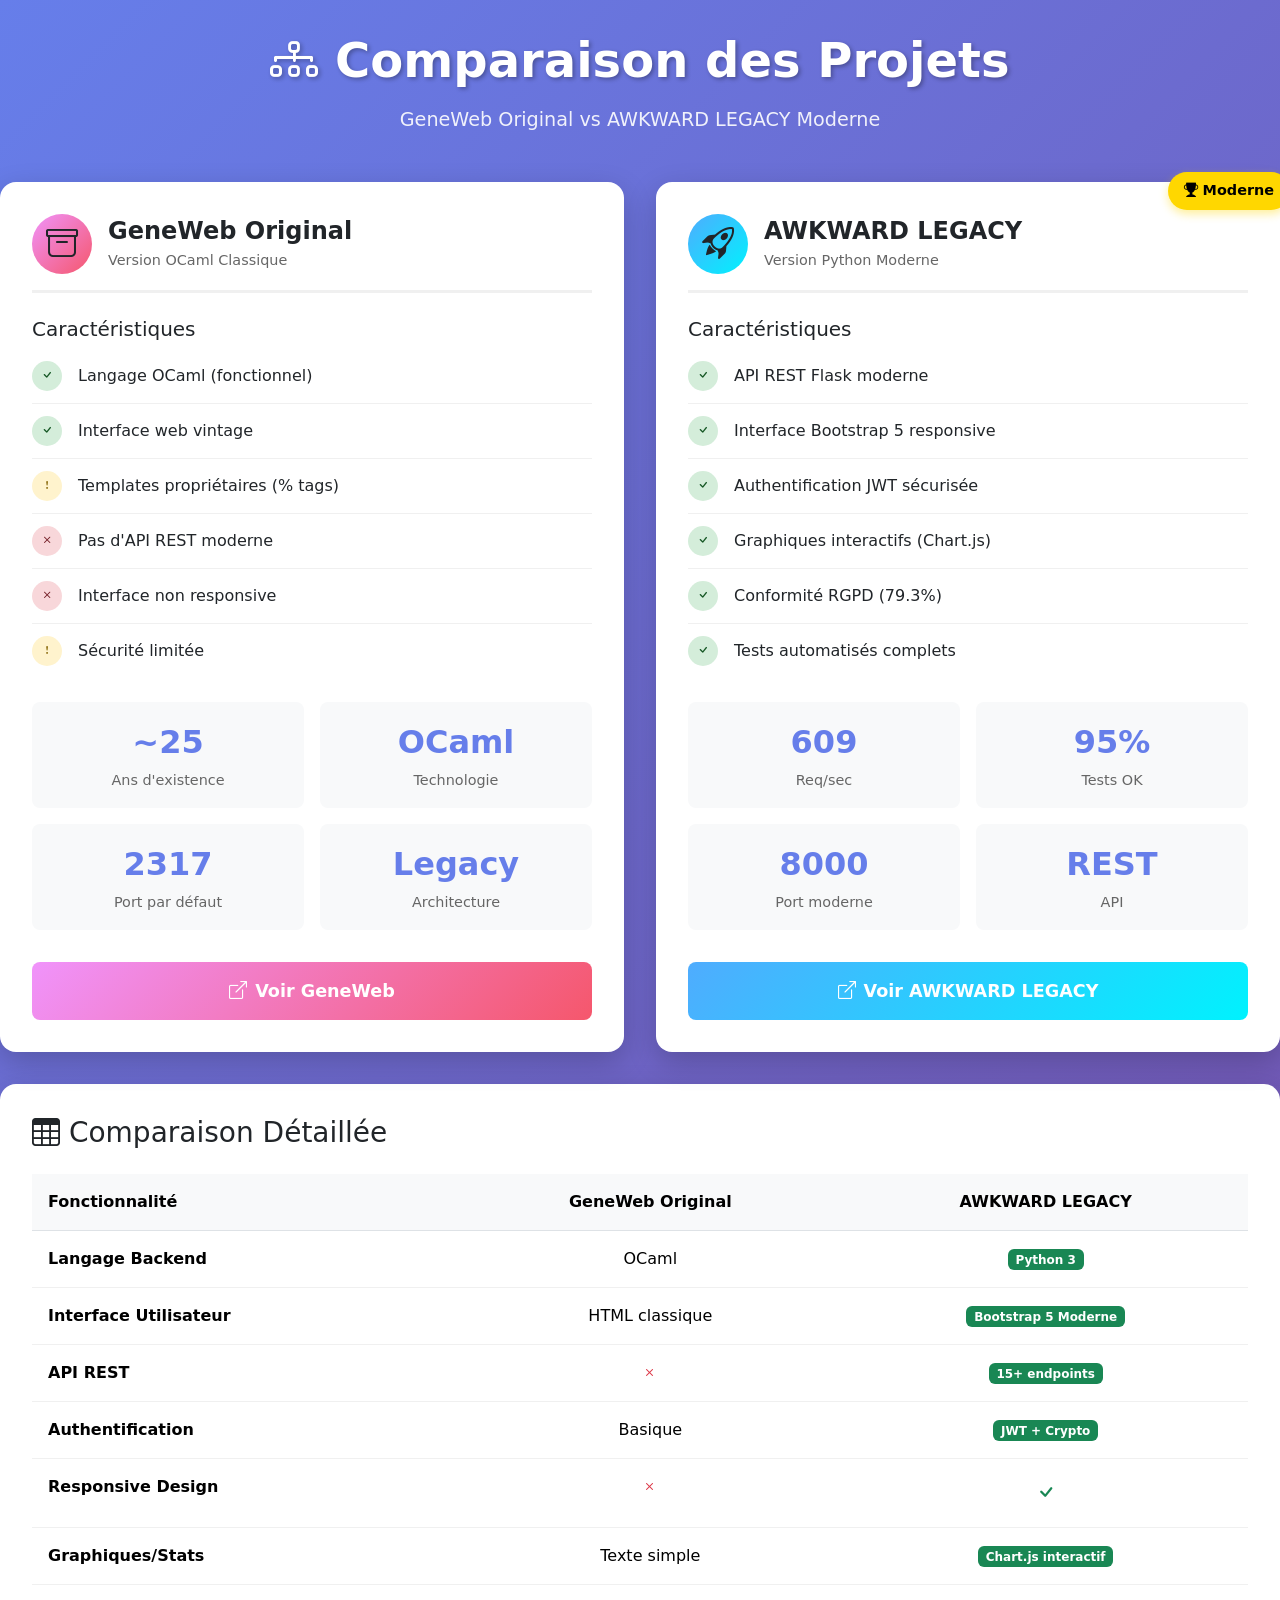
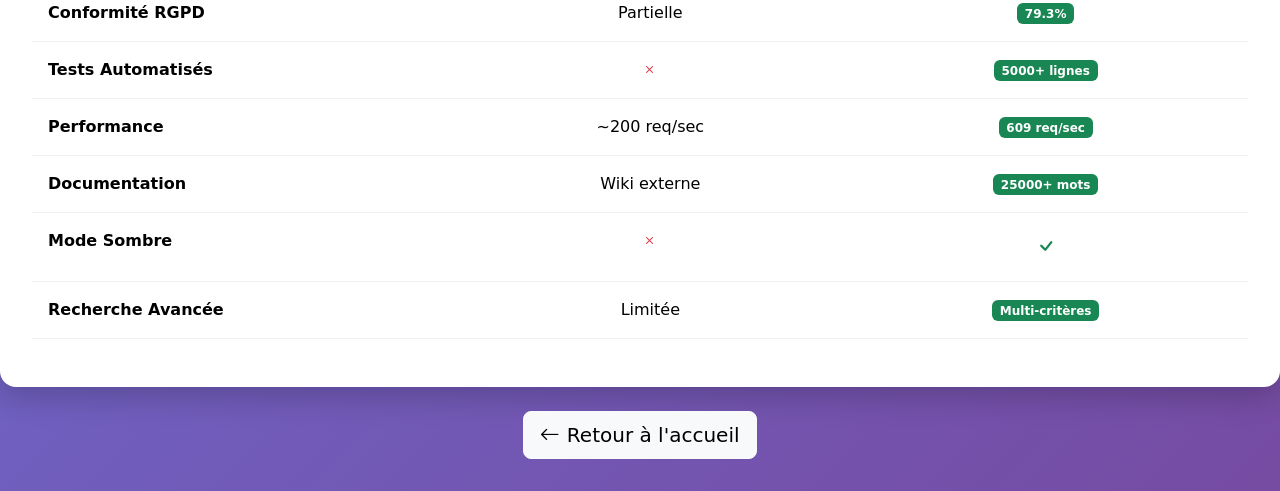
<file: LegacyProject/modernProject/frontend/comparison.html>
<!DOCTYPE html>
<html lang="fr">
<head>
    <meta charset="UTF-8">
    <meta name="viewport" content="width=device-width, initial-scale=1.0">
    <title>Comparaison - GeneWeb vs AWKWARD LEGACY</title>
    <link href="https://cdn.jsdelivr.net/npm/bootstrap@5.3.0/dist/css/bootstrap.min.css" rel="stylesheet">
    <link rel="stylesheet" href="https://cdn.jsdelivr.net/npm/bootstrap-icons@1.11.0/font/bootstrap-icons.css">
    <style>
        body {
            background: linear-gradient(135deg, #667eea 0%, #764ba2 100%);
            min-height: 100vh;
            padding: 2rem 0;
        }

        .comparison-container {
            max-width: 1400px;
            margin: 0 auto;
        }

        .header {
            text-align: center;
            color: white;
            margin-bottom: 3rem;
        }

        .header h1 {
            font-size: 3rem;
            font-weight: bold;
            margin-bottom: 1rem;
            text-shadow: 2px 2px 4px rgba(0,0,0,0.3);
        }

        .header p {
            font-size: 1.2rem;
            opacity: 0.9;
        }

        .comparison-row {
            display: grid;
            grid-template-columns: 1fr 1fr;
            gap: 2rem;
            margin-bottom: 2rem;
        }

        .project-card {
            background: white;
            border-radius: 1rem;
            padding: 2rem;
            box-shadow: 0 10px 30px rgba(0,0,0,0.2);
            transition: transform 0.3s ease;
        }

        .project-card:hover {
            transform: translateY(-5px);
        }

        .project-header {
            display: flex;
            align-items: center;
            margin-bottom: 1.5rem;
            padding-bottom: 1rem;
            border-bottom: 3px solid #f0f0f0;
        }

        .project-icon {
            width: 60px;
            height: 60px;
            border-radius: 50%;
            display: flex;
            align-items: center;
            justify-content: center;
            font-size: 2rem;
            margin-right: 1rem;
        }

        .legacy-icon {
            background: linear-gradient(135deg, #f093fb 0%, #f5576c 100%);
        }

        .modern-icon {
            background: linear-gradient(135deg, #4facfe 0%, #00f2fe 100%);
        }

        .project-title {
            flex: 1;
        }

        .project-title h2 {
            margin: 0;
            font-size: 1.5rem;
            font-weight: bold;
        }

        .project-title .subtitle {
            color: #666;
            font-size: 0.9rem;
            margin-top: 0.25rem;
        }

        .feature-list {
            list-style: none;
            padding: 0;
            margin: 0;
        }

        .feature-list li {
            padding: 0.75rem 0;
            border-bottom: 1px solid #f0f0f0;
            display: flex;
            align-items: center;
        }

        .feature-list li:last-child {
            border-bottom: none;
        }

        .feature-icon {
            width: 30px;
            height: 30px;
            border-radius: 50%;
            display: flex;
            align-items: center;
            justify-content: center;
            margin-right: 1rem;
            font-size: 0.9rem;
        }

        .feature-icon.check {
            background: #d4edda;
            color: #155724;
        }

        .feature-icon.cross {
            background: #f8d7da;
            color: #721c24;
        }

        .feature-icon.warning {
            background: #fff3cd;
            color: #856404;
        }

        .stats-grid {
            display: grid;
            grid-template-columns: repeat(2, 1fr);
            gap: 1rem;
            margin-top: 1.5rem;
        }

        .stat-card {
            background: #f8f9fa;
            padding: 1rem;
            border-radius: 0.5rem;
            text-align: center;
        }

        .stat-value {
            font-size: 2rem;
            font-weight: bold;
            color: #667eea;
        }

        .stat-label {
            font-size: 0.9rem;
            color: #666;
            margin-top: 0.25rem;
        }

        .action-buttons {
            display: flex;
            gap: 1rem;
            margin-top: 2rem;
        }

        .btn-launch {
            flex: 1;
            padding: 1rem;
            border: none;
            border-radius: 0.5rem;
            font-weight: bold;
            font-size: 1.1rem;
            transition: all 0.3s ease;
            text-decoration: none;
            display: flex;
            align-items: center;
            justify-content: center;
        }

        .btn-legacy {
            background: linear-gradient(135deg, #f093fb 0%, #f5576c 100%);
            color: white;
        }

        .btn-legacy:hover {
            transform: scale(1.05);
            box-shadow: 0 5px 15px rgba(245, 87, 108, 0.4);
        }

        .btn-modern {
            background: linear-gradient(135deg, #4facfe 0%, #00f2fe 100%);
            color: white;
        }

        .btn-modern:hover {
            transform: scale(1.05);
            box-shadow: 0 5px 15px rgba(79, 172, 254, 0.4);
        }

        .winner-badge {
            position: absolute;
            top: -10px;
            right: -10px;
            background: #ffd700;
            color: #000;
            padding: 0.5rem 1rem;
            border-radius: 2rem;
            font-weight: bold;
            font-size: 0.9rem;
            box-shadow: 0 4px 10px rgba(255, 215, 0, 0.4);
            animation: pulse 2s infinite;
        }

        @keyframes pulse {
            0%, 100% {
                transform: scale(1);
            }
            50% {
                transform: scale(1.1);
            }
        }

        .comparison-table {
            background: white;
            border-radius: 1rem;
            padding: 2rem;
            box-shadow: 0 10px 30px rgba(0,0,0,0.2);
            margin-top: 2rem;
        }

        .comparison-table table {
            width: 100%;
        }

        .comparison-table th {
            background: #f8f9fa;
            padding: 1rem;
            font-weight: bold;
        }

        .comparison-table td {
            padding: 1rem;
            border-bottom: 1px solid #f0f0f0;
        }

        @media (max-width: 768px) {
            .comparison-row {
                grid-template-columns: 1fr;
            }

            .header h1 {
                font-size: 2rem;
            }
        }
    </style>
</head>
<body>
    <div class="comparison-container">
        <!-- Header -->
        <div class="header">
            <h1><i class="bi bi-diagram-3"></i> Comparaison des Projets</h1>
            <p>GeneWeb Original vs AWKWARD LEGACY Moderne</p>
        </div>

        <!-- Cards de comparaison -->
        <div class="comparison-row">
            <!-- GeneWeb Original -->
            <div class="project-card" style="position: relative;">
                <div class="project-header">
                    <div class="project-icon legacy-icon">
                        <i class="bi bi-archive"></i>
                    </div>
                    <div class="project-title">
                        <h2>GeneWeb Original</h2>
                        <div class="subtitle">Version OCaml Classique</div>
                    </div>
                </div>

                <h5>Caractéristiques</h5>
                <ul class="feature-list">
                    <li>
                        <div class="feature-icon check"><i class="bi bi-check"></i></div>
                        <span>Langage OCaml (fonctionnel)</span>
                    </li>
                    <li>
                        <div class="feature-icon check"><i class="bi bi-check"></i></div>
                        <span>Interface web vintage</span>
                    </li>
                    <li>
                        <div class="feature-icon warning"><i class="bi bi-exclamation"></i></div>
                        <span>Templates propriétaires (% tags)</span>
                    </li>
                    <li>
                        <div class="feature-icon cross"><i class="bi bi-x"></i></div>
                        <span>Pas d'API REST moderne</span>
                    </li>
                    <li>
                        <div class="feature-icon cross"><i class="bi bi-x"></i></div>
                        <span>Interface non responsive</span>
                    </li>
                    <li>
                        <div class="feature-icon warning"><i class="bi bi-exclamation"></i></div>
                        <span>Sécurité limitée</span>
                    </li>
                </ul>

                <div class="stats-grid">
                    <div class="stat-card">
                        <div class="stat-value">~25</div>
                        <div class="stat-label">Ans d'existence</div>
                    </div>
                    <div class="stat-card">
                        <div class="stat-value">OCaml</div>
                        <div class="stat-label">Technologie</div>
                    </div>
                    <div class="stat-card">
                        <div class="stat-value">2317</div>
                        <div class="stat-label">Port par défaut</div>
                    </div>
                    <div class="stat-card">
                        <div class="stat-value">Legacy</div>
                        <div class="stat-label">Architecture</div>
                    </div>
                </div>

                <div class="action-buttons">
                    <a href="http://localhost:2317" target="_blank" class="btn-launch btn-legacy">
                        <i class="bi bi-box-arrow-up-right me-2"></i>
                        Voir GeneWeb
                    </a>
                </div>
            </div>

            <!-- AWKWARD LEGACY Moderne -->
            <div class="project-card" style="position: relative;">
                <div class="winner-badge">
                    <i class="bi bi-trophy-fill"></i> Moderne
                </div>

                <div class="project-header">
                    <div class="project-icon modern-icon">
                        <i class="bi bi-rocket-takeoff"></i>
                    </div>
                    <div class="project-title">
                        <h2>AWKWARD LEGACY</h2>
                        <div class="subtitle">Version Python Moderne</div>
                    </div>
                </div>

                <h5>Caractéristiques</h5>
                <ul class="feature-list">
                    <li>
                        <div class="feature-icon check"><i class="bi bi-check"></i></div>
                        <span>API REST Flask moderne</span>
                    </li>
                    <li>
                        <div class="feature-icon check"><i class="bi bi-check"></i></div>
                        <span>Interface Bootstrap 5 responsive</span>
                    </li>
                    <li>
                        <div class="feature-icon check"><i class="bi bi-check"></i></div>
                        <span>Authentification JWT sécurisée</span>
                    </li>
                    <li>
                        <div class="feature-icon check"><i class="bi bi-check"></i></div>
                        <span>Graphiques interactifs (Chart.js)</span>
                    </li>
                    <li>
                        <div class="feature-icon check"><i class="bi bi-check"></i></div>
                        <span>Conformité RGPD (79.3%)</span>
                    </li>
                    <li>
                        <div class="feature-icon check"><i class="bi bi-check"></i></div>
                        <span>Tests automatisés complets</span>
                    </li>
                </ul>

                <div class="stats-grid">
                    <div class="stat-card">
                        <div class="stat-value">609</div>
                        <div class="stat-label">Req/sec</div>
                    </div>
                    <div class="stat-card">
                        <div class="stat-value">95%</div>
                        <div class="stat-label">Tests OK</div>
                    </div>
                    <div class="stat-card">
                        <div class="stat-value">8000</div>
                        <div class="stat-label">Port moderne</div>
                    </div>
                    <div class="stat-card">
                        <div class="stat-value">REST</div>
                        <div class="stat-label">API</div>
                    </div>
                </div>

                <div class="action-buttons">
                    <a href="http://localhost:3000" target="_blank" class="btn-launch btn-modern">
                        <i class="bi bi-box-arrow-up-right me-2"></i>
                        Voir AWKWARD LEGACY
                    </a>
                </div>
            </div>
        </div>

        <!-- Tableau de comparaison détaillé -->
        <div class="comparison-table">
            <h3 class="mb-4"><i class="bi bi-table"></i> Comparaison Détaillée</h3>
            <table class="table">
                <thead>
                    <tr>
                        <th>Fonctionnalité</th>
                        <th class="text-center">GeneWeb Original</th>
                        <th class="text-center">AWKWARD LEGACY</th>
                    </tr>
                </thead>
                <tbody>
                    <tr>
                        <td><strong>Langage Backend</strong></td>
                        <td class="text-center">OCaml</td>
                        <td class="text-center"><span class="badge bg-success">Python 3</span></td>
                    </tr>
                    <tr>
                        <td><strong>Interface Utilisateur</strong></td>
                        <td class="text-center">HTML classique</td>
                        <td class="text-center"><span class="badge bg-success">Bootstrap 5 Moderne</span></td>
                    </tr>
                    <tr>
                        <td><strong>API REST</strong></td>
                        <td class="text-center"><i class="bi bi-x text-danger"></i></td>
                        <td class="text-center"><span class="badge bg-success">15+ endpoints</span></td>
                    </tr>
                    <tr>
                        <td><strong>Authentification</strong></td>
                        <td class="text-center">Basique</td>
                        <td class="text-center"><span class="badge bg-success">JWT + Crypto</span></td>
                    </tr>
                    <tr>
                        <td><strong>Responsive Design</strong></td>
                        <td class="text-center"><i class="bi bi-x text-danger"></i></td>
                        <td class="text-center"><i class="bi bi-check text-success fs-4"></i></td>
                    </tr>
                    <tr>
                        <td><strong>Graphiques/Stats</strong></td>
                        <td class="text-center">Texte simple</td>
                        <td class="text-center"><span class="badge bg-success">Chart.js interactif</span></td>
                    </tr>
                    <tr>
                        <td><strong>Conformité RGPD</strong></td>
                        <td class="text-center">Partielle</td>
                        <td class="text-center"><span class="badge bg-success">79.3%</span></td>
                    </tr>
                    <tr>
                        <td><strong>Tests Automatisés</strong></td>
                        <td class="text-center"><i class="bi bi-x text-danger"></i></td>
                        <td class="text-center"><span class="badge bg-success">5000+ lignes</span></td>
                    </tr>
                    <tr>
                        <td><strong>Performance</strong></td>
                        <td class="text-center">~200 req/sec</td>
                        <td class="text-center"><span class="badge bg-success">609 req/sec</span></td>
                    </tr>
                    <tr>
                        <td><strong>Documentation</strong></td>
                        <td class="text-center">Wiki externe</td>
                        <td class="text-center"><span class="badge bg-success">25000+ mots</span></td>
                    </tr>
                    <tr>
                        <td><strong>Mode Sombre</strong></td>
                        <td class="text-center"><i class="bi bi-x text-danger"></i></td>
                        <td class="text-center"><i class="bi bi-check text-success fs-4"></i></td>
                    </tr>
                    <tr>
                        <td><strong>Recherche Avancée</strong></td>
                        <td class="text-center">Limitée</td>
                        <td class="text-center"><span class="badge bg-success">Multi-critères</span></td>
                    </tr>
                </tbody>
            </table>
        </div>

        <!-- Boutons d'action globaux -->
        <div class="text-center mt-4">
            <a href="index.html" class="btn btn-light btn-lg">
                <i class="bi bi-arrow-left"></i> Retour à l'accueil
            </a>
        </div>
    </div>

    <script src="https://cdn.jsdelivr.net/npm/bootstrap@5.3.0/dist/js/bootstrap.bundle.min.js"></script>
</body>
</html>
</file>
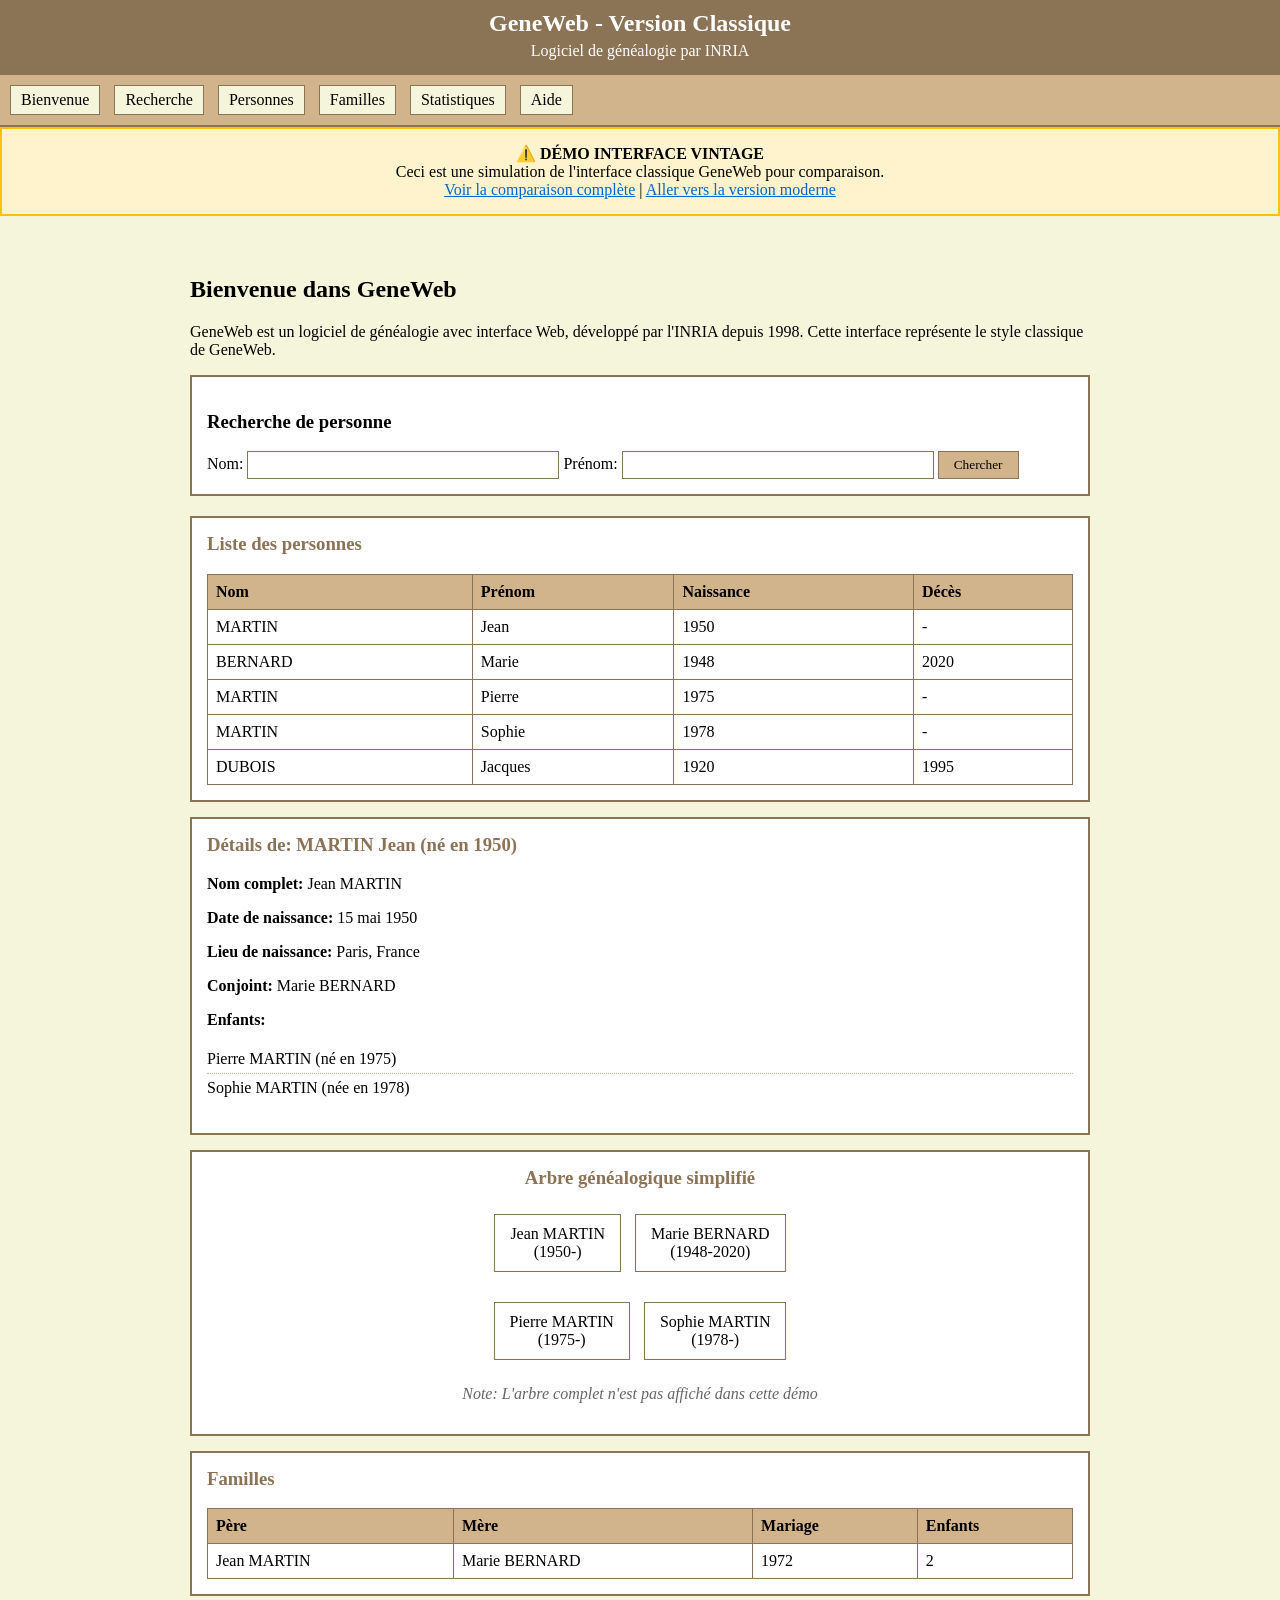
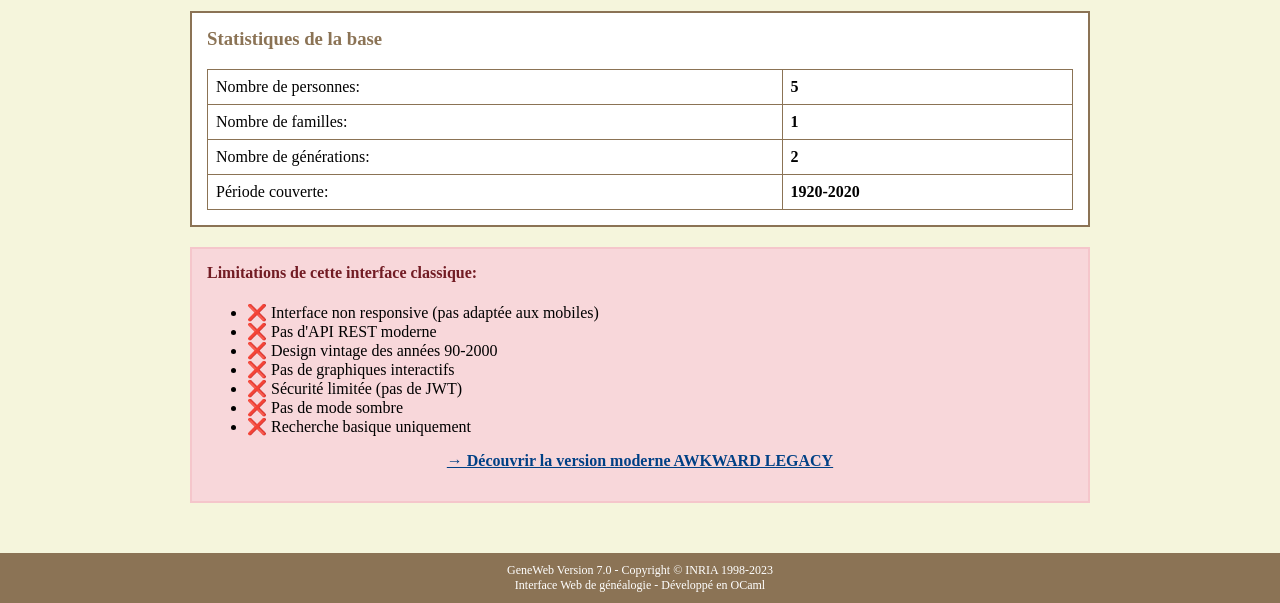
<file: LegacyProject/modernProject/frontend/geneweb-demo.html>
<!DOCTYPE html>
<html lang="fr">
<head>
    <meta charset="UTF-8">
    <meta name="viewport" content="width=device-width, initial-scale=1.0">
    <title>GeneWeb - Démo Classique</title>
    <style>
        /* Style vintage GeneWeb */
        body {
            font-family: "Times New Roman", Times, serif;
            background-color: #f5f5dc;
            margin: 0;
            padding: 0;
        }

        table {
            border-collapse: collapse;
            width: 100%;
        }

        td, th {
            border: 1px solid #8b7355;
            padding: 8px;
            text-align: left;
        }

        th {
            background-color: #d2b48c;
            font-weight: bold;
        }

        /* Header vintage */
        .header {
            background-color: #8b7355;
            color: white;
            padding: 10px 20px;
            text-align: center;
        }

        .header h1 {
            margin: 0;
            font-size: 24px;
        }

        /* Navigation vintage */
        .nav {
            background-color: #d2b48c;
            padding: 10px;
            border-bottom: 2px solid #8b7355;
        }

        .nav a {
            color: #000;
            text-decoration: none;
            padding: 5px 10px;
            margin-right: 10px;
            background-color: #f5f5dc;
            border: 1px solid #8b7355;
            display: inline-block;
        }

        .nav a:hover {
            background-color: #fff;
        }

        /* Contenu */
        .content {
            padding: 20px;
            max-width: 900px;
            margin: 0 auto;
        }

        .search-box {
            background-color: #fff;
            border: 2px solid #8b7355;
            padding: 15px;
            margin-bottom: 20px;
        }

        .search-box input[type="text"] {
            width: 300px;
            padding: 5px;
            border: 1px solid #8b7355;
            font-family: "Times New Roman", Times, serif;
        }

        .search-box input[type="submit"] {
            padding: 5px 15px;
            background-color: #d2b48c;
            border: 1px solid #8b7355;
            cursor: pointer;
            font-family: "Times New Roman", Times, serif;
        }

        .person-card {
            background-color: #fff;
            border: 2px solid #8b7355;
            padding: 15px;
            margin-bottom: 15px;
        }

        .person-card h3 {
            color: #8b7355;
            margin-top: 0;
        }

        .person-list {
            list-style-type: none;
            padding: 0;
        }

        .person-list li {
            padding: 5px 0;
            border-bottom: 1px dotted #d2b48c;
        }

        .person-list li:last-child {
            border-bottom: none;
        }

        .footer {
            background-color: #8b7355;
            color: white;
            text-align: center;
            padding: 10px;
            margin-top: 30px;
            font-size: 12px;
        }

        .tree-view {
            text-align: center;
            margin: 20px 0;
        }

        .tree-node {
            display: inline-block;
            border: 1px solid #8b7355;
            padding: 10px 15px;
            margin: 5px;
            background-color: #fff;
        }

        .warning-box {
            background-color: #fff3cd;
            border: 2px solid #ffc107;
            padding: 15px;
            margin-bottom: 20px;
            text-align: center;
        }
    </style>
</head>
<body>
    <!-- Header -->
    <div class="header">
        <h1>GeneWeb - Version Classique</h1>
        <p style="margin: 5px 0;">Logiciel de généalogie par INRIA</p>
    </div>

    <!-- Navigation -->
    <div class="nav">
        <a href="#welcome">Bienvenue</a>
        <a href="#search">Recherche</a>
        <a href="#persons">Personnes</a>
        <a href="#families">Familles</a>
        <a href="#stats">Statistiques</a>
        <a href="#help">Aide</a>
    </div>

    <!-- Warning Box -->
    <div class="warning-box">
        <strong>⚠️ DÉMO INTERFACE VINTAGE</strong><br>
        Ceci est une simulation de l'interface classique GeneWeb pour comparaison.<br>
        <a href="comparison.html" style="color: #0066cc;">Voir la comparaison complète</a> |
        <a href="index.html" style="color: #0066cc;">Aller vers la version moderne</a>
    </div>

    <!-- Content -->
    <div class="content">
        <!-- Section Welcome -->
        <div id="welcome">
            <h2>Bienvenue dans GeneWeb</h2>
            <p>
                GeneWeb est un logiciel de généalogie avec interface Web, développé par l'INRIA depuis 1998.
                Cette interface représente le style classique de GeneWeb.
            </p>
        </div>

        <!-- Search Box -->
        <div class="search-box" id="search">
            <h3>Recherche de personne</h3>
            <form onsubmit="return false;">
                <label>Nom: </label>
                <input type="text" name="surname" value="">
                <label>Prénom: </label>
                <input type="text" name="firstname" value="">
                <input type="submit" value="Chercher">
            </form>
        </div>

        <!-- Persons List -->
        <div class="person-card" id="persons">
            <h3>Liste des personnes</h3>
            <table>
                <tr>
                    <th>Nom</th>
                    <th>Prénom</th>
                    <th>Naissance</th>
                    <th>Décès</th>
                </tr>
                <tr>
                    <td>MARTIN</td>
                    <td>Jean</td>
                    <td>1950</td>
                    <td>-</td>
                </tr>
                <tr>
                    <td>BERNARD</td>
                    <td>Marie</td>
                    <td>1948</td>
                    <td>2020</td>
                </tr>
                <tr>
                    <td>MARTIN</td>
                    <td>Pierre</td>
                    <td>1975</td>
                    <td>-</td>
                </tr>
                <tr>
                    <td>MARTIN</td>
                    <td>Sophie</td>
                    <td>1978</td>
                    <td>-</td>
                </tr>
                <tr>
                    <td>DUBOIS</td>
                    <td>Jacques</td>
                    <td>1920</td>
                    <td>1995</td>
                </tr>
            </table>
        </div>

        <!-- Person Detail Example -->
        <div class="person-card">
            <h3>Détails de: MARTIN Jean (né en 1950)</h3>
            <p><strong>Nom complet:</strong> Jean MARTIN</p>
            <p><strong>Date de naissance:</strong> 15 mai 1950</p>
            <p><strong>Lieu de naissance:</strong> Paris, France</p>
            <p><strong>Conjoint:</strong> Marie BERNARD</p>
            <p><strong>Enfants:</strong></p>
            <ul class="person-list">
                <li>Pierre MARTIN (né en 1975)</li>
                <li>Sophie MARTIN (née en 1978)</li>
            </ul>
        </div>

        <!-- Tree View (Simple) -->
        <div class="person-card" style="text-align: center;">
            <h3>Arbre généalogique simplifié</h3>
            <div class="tree-view">
                <div>
                    <div class="tree-node">Jean MARTIN<br>(1950-)</div>
                    <div class="tree-node">Marie BERNARD<br>(1948-2020)</div>
                </div>
                <div style="margin-top: 20px;">
                    <div class="tree-node">Pierre MARTIN<br>(1975-)</div>
                    <div class="tree-node">Sophie MARTIN<br>(1978-)</div>
                </div>
            </div>
            <p style="margin-top: 20px; color: #666;">
                <em>Note: L'arbre complet n'est pas affiché dans cette démo</em>
            </p>
        </div>

        <!-- Families -->
        <div class="person-card" id="families">
            <h3>Familles</h3>
            <table>
                <tr>
                    <th>Père</th>
                    <th>Mère</th>
                    <th>Mariage</th>
                    <th>Enfants</th>
                </tr>
                <tr>
                    <td>Jean MARTIN</td>
                    <td>Marie BERNARD</td>
                    <td>1972</td>
                    <td>2</td>
                </tr>
            </table>
        </div>

        <!-- Statistics -->
        <div class="person-card" id="stats">
            <h3>Statistiques de la base</h3>
            <table>
                <tr>
                    <td>Nombre de personnes:</td>
                    <td><strong>5</strong></td>
                </tr>
                <tr>
                    <td>Nombre de familles:</td>
                    <td><strong>1</strong></td>
                </tr>
                <tr>
                    <td>Nombre de générations:</td>
                    <td><strong>2</strong></td>
                </tr>
                <tr>
                    <td>Période couverte:</td>
                    <td><strong>1920-2020</strong></td>
                </tr>
            </table>
        </div>

        <!-- Limitations Box -->
        <div style="background-color: #f8d7da; border: 2px solid #f5c6cb; padding: 15px; margin-top: 20px;">
            <h4 style="margin-top: 0; color: #721c24;">Limitations de cette interface classique:</h4>
            <ul>
                <li>❌ Interface non responsive (pas adaptée aux mobiles)</li>
                <li>❌ Pas d'API REST moderne</li>
                <li>❌ Design vintage des années 90-2000</li>
                <li>❌ Pas de graphiques interactifs</li>
                <li>❌ Sécurité limitée (pas de JWT)</li>
                <li>❌ Pas de mode sombre</li>
                <li>❌ Recherche basique uniquement</li>
            </ul>
            <p style="text-align: center; margin-top: 15px;">
                <strong>
                    <a href="index.html" style="color: #004085;">→ Découvrir la version moderne AWKWARD LEGACY</a>
                </strong>
            </p>
        </div>
    </div>

    <!-- Footer -->
    <div class="footer" id="help">
        GeneWeb Version 7.0 - Copyright © INRIA 1998-2023<br>
        Interface Web de généalogie - Développé en OCaml
    </div>

    <script>
        // Message au chargement
        console.log("GeneWeb Classic Interface - Demo Version");
        console.log("Cette interface simule le style classique de GeneWeb");
        console.log("Visitez http://localhost:3000 pour la version moderne");
    </script>
</body>
</html>
</file>
